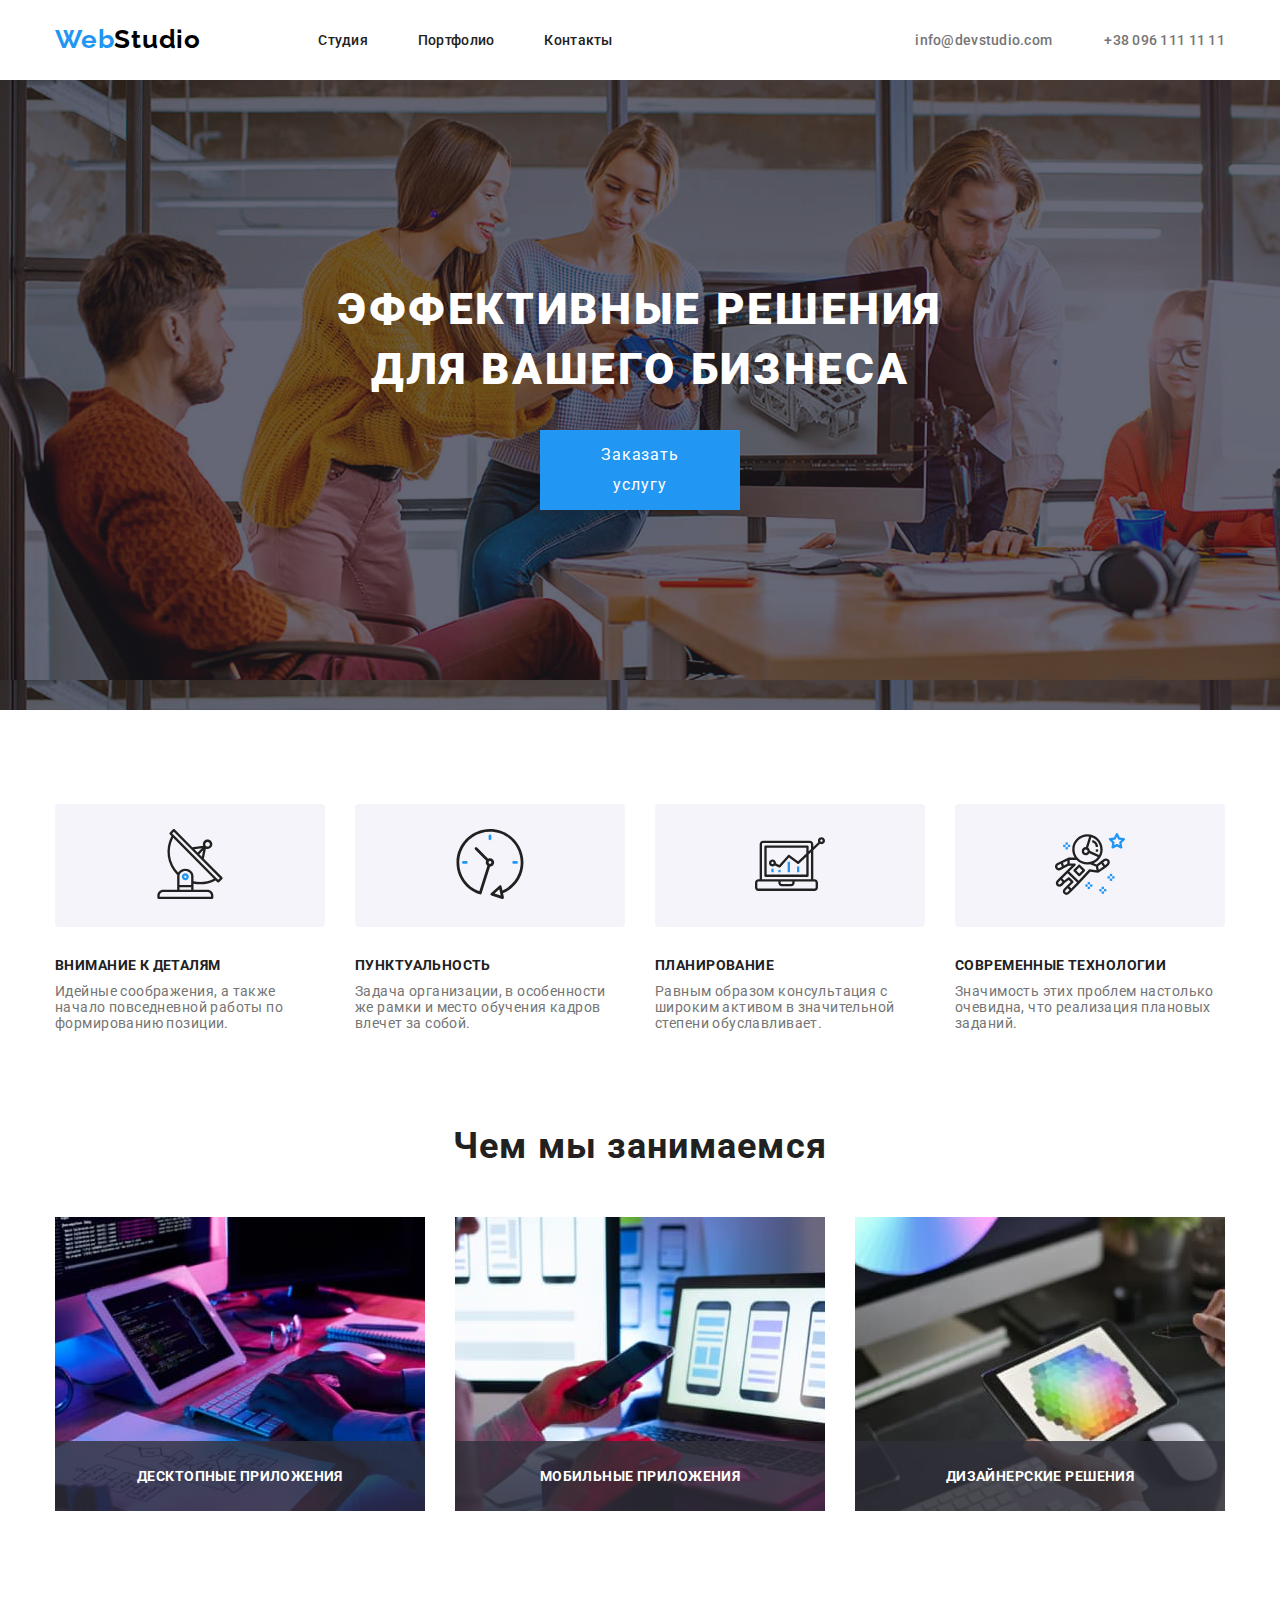
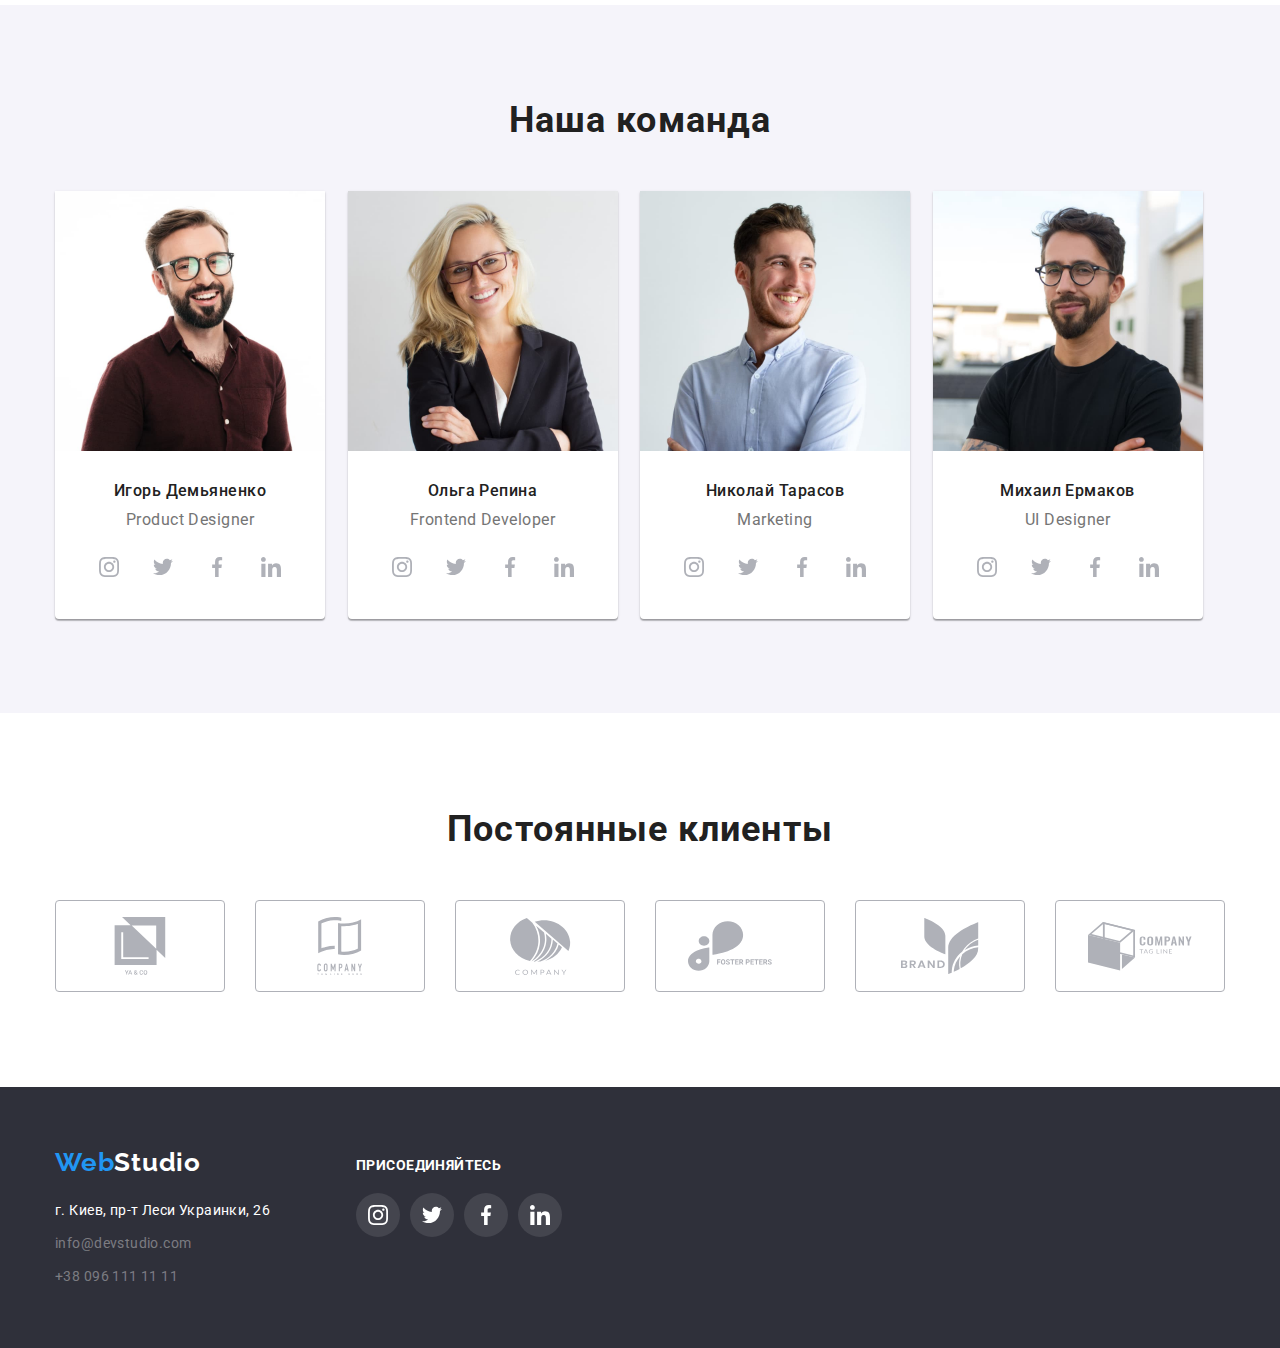
<file: goit-markup-hw-05/index.html>
<!DOCTYPE html>
<html lang="ru">

<head>
    <meta charset="UTF-8">
    <meta http-equiv="X-UA-Compatible" content="IE=edge">
    <meta name="viewport" content="width=device-width, initial-scale=1.0">
    <title>Document</title>
    <link rel="preconnect" href="https://fonts.googleapis.com">
    <link rel="preconnect" href="https://fonts.gstatic.com" crossorigin>
    <link
        href="https://fonts.googleapis.com/css2?family=Raleway:wght@700&family=Roboto:wght@400;500;700;900&display=swap"
        rel="stylesheet">
    <link rel="stylesheet"
        href="https://cdnjs.cloudflare.com/ajax/libs/modern-normalize/1.1.0/modern-normalize.min.css">
    <link rel="stylesheet" href="https://cdnjs.cloudflare.com/ajax/libs/animate.css/4.1.1/animate.min.css" />
    <link rel="stylesheet" href="css/styles.css" />
</head>

<body class="page-body">
    <!-- Шапка сайта -->
    <header class="header">
        <div class="container">
            <div class="main-nav">
                <a href="index.html" class="logo">
                    <span class="logo-span-accent">Web</span>Studio
                </a>
                <nav class="header-nav">

                    <ul class="header-list">
                        <li class="header-item">
                            <a class="header-link" href="#">Студия</a>
                        </li>

                        <li class="header-item">
                            <a class="header-link" href="portfolio.html">Портфолио</a>
                        </li>

                        <li class="header-item">
                            <a class="header-link" href="#">Контакты</a>
                        </li>
                    </ul>
                </nav>
                <ul class="header-right">
                    <li class="header-right-item">
                        <a class="header-email" href="mailto:info@devstudio.com">info@devstudio.com</a>
                    </li>
                    <li class="header-right-item">
                        <a class="header-tel" href="tel:+380961111111">+38 096 111 11 11</a>
                    </li>
                </ul>
            </div>


        </div>
    </header>

    <main class="main">
        <!-- Герой -->
        <section class="hero">
            <h1 class="hero-title">Эффективные решения для вашего бизнеса</h1>
            <button class="modal-btn btn btn-hero" type="button" data-modal-open>Заказать услугу</button>
        </section>

        <!-- Преимущества -->
        <section class="features">
            <div class="container">
                <div class="features-wrap">
                    <div class="features-block">
                        <div class="features-block-icon"><img src="images/satelit.svg" alt=""></div>
                        <p class="features-title">Внимание к деталям</p>
                        <p class="features-text">Идейные соображения, а также начало повседневной работы по формированию
                            позиции.</p>
                    </div>
                    <div class="features-block">
                        <div class="features-block-icon"><img src="images/oclock.svg" alt=""></div>
                        <p class="features-title">Пунктуальность</p>
                        <p class="features-text">Задача организации, в особенности же рамки и место обучения кадров
                            влечет за собой.</p>
                    </div>
                    <div class="features-block">
                        <div class="features-block-icon"><img src="images/desctop.svg" alt=""></div>
                        <p class="features-title">Планирование</p>
                        <p class="features-text"> Равным образом консультация с широким активом в значительной степени
                            обуславливает.</p>
                    </div>
                    <div class="features-block">
                        <div class="features-block-icon"><img src="images/tehnology.svg" alt=""></div>
                        <p class="features-title">Современные технологии</p>
                        <p class="features-text">Значимость этих проблем настолько очевидна, что реализация плановых
                            заданий.</p>
                    </div>

                </div>
            </div>
        </section>

        <!-- О нас -->
        <section class="about">
            <div class="container">
                <h2 class="about-title title">Чем мы занимаемся</h2>
                <ul class="about-list">
                    <li class="about-item">
                        <img src="images/s2-img-1.jpg" alt="Экран планшета и руки за клавиатурой">
                        <p class="about-item-descript">Десктопные приложения</p>
                    </li>
                    <li class="about-item">
                        <img src="images/s2-img-2.jpg" alt="Экран монитора ноутбука и смартфон в левой руке">
                        <p class="about-item-descript">Мобильные приложения</p>
                    </li>
                    <li class="about-item">
                        <img src="images/s2-img-3.jpg" alt="Таблет в руке">
                        <p class="about-item-descript">Дизайнерские решения</p>
                    </li>
                </ul>
            </div>
        </section>

        <!-- Наша Команда -->
        <section class="team">
            <div class="container">
                <h2 class="team-title title">Наша команда</h2>
                <div class="team-list">
                    <div class="team-item">
                        <img src="images/s3-img-1.jpg" alt="Фото сотрудника">
                        <div class="team-item-content">
                            <p class="team-name">Игорь Демьяненко</p>
                            <p class="team-text">Product Designer</p>
                            <div class="item-social team-item-social">
                                <a href="" class="item-social-link team-item-link">
                                    <svg class="social-icon" width="20" height="20">
                                        <use href="images/sprite.svg#icon-instagram"></use>
                                    </svg>
                                </a>
                                <a href="" class="item-social-link team-item-link">
                                    <svg class="social-icon" width="20" height="20">
                                        <use href="images/sprite.svg#icon-twitter"></use>
                                    </svg>
                                </a>
                                <a href="" class="item-social-link team-item-link">
                                    <svg class="social-icon" width="20" height="20">
                                        <use href="images/sprite.svg#icon-facebook"></use>
                                    </svg>
                                </a>
                                <a href="" class="item-social-link team-item-link">
                                    <svg class="social-icon" width="20" height="20">
                                        <use href="images/sprite.svg#icon-linkedin"></use>
                                    </svg>
                                </a>
                            </div>
                        </div>
                    </div>
                    <div class="team-item">
                        <img src="images/s3-img-2.jpg" alt="Фото сотрудника">
                        <div class="team-item-content">
                            <p class="team-name">Ольга Репина</p>
                            <p class="team-text">Frontend Developer</p>
                            <div class="item-social team-item-social">
                                <a href="" class="item-social-link team-item-link">
                                    <svg class="social-icon" width="20" height="20">
                                        <use href="images/sprite.svg#icon-instagram"></use>
                                    </svg>
                                </a>
                                <a href="" class="item-social-link team-item-link">
                                    <svg class="social-icon" width="20" height="20">
                                        <use href="images/sprite.svg#icon-twitter"></use>
                                    </svg>
                                </a>
                                <a href="" class="item-social-link team-item-link">
                                    <svg class="social-icon" width="20" height="20">
                                        <use href="images/sprite.svg#icon-facebook"></use>
                                    </svg>
                                </a>
                                <a href="" class="item-social-link team-item-link">
                                    <svg class="social-icon" width="20" height="20">
                                        <use href="images/sprite.svg#icon-linkedin"></use>
                                    </svg>
                                </a>
                            </div>
                        </div>
                    </div>
                    <div class="team-item">
                        <img src="images/s3-img-3.jpg" alt="Фото сотрудника">
                        <div class="team-item-content">
                            <p class="team-name">Николай Тарасов</p>
                            <p class="team-text">Marketing</p>
                            <div class="item-social team-item-social">
                                <a href="" class="item-social-link team-item-link">
                                    <svg class="social-icon" width="20" height="20">
                                        <use href="images/sprite.svg#icon-instagram"></use>
                                    </svg>
                                </a>
                                <a href="" class="item-social-link team-item-link">
                                    <svg class="social-icon" width="20" height="20">
                                        <use href="images/sprite.svg#icon-twitter"></use>
                                    </svg>
                                </a>
                                <a href="" class="item-social-link team-item-link">
                                    <svg class="social-icon" width="20" height="20">
                                        <use href="images/sprite.svg#icon-facebook"></use>
                                    </svg>
                                </a>
                                <a href="" class="item-social-link team-item-link">
                                    <svg class="social-icon" width="20" height="20">
                                        <use href="images/sprite.svg#icon-linkedin"></use>
                                    </svg>
                                </a>
                            </div>
                        </div>
                    </div>
                    <div class="team-item">
                        <img src="images/s3-img-4.jpg" alt="Фото сотрудника">
                        <div class="team-item-content">
                            <p class="team-name">Михаил Ермаков<p>
                            <p class="team-text">UI Designer</p>
                            <div class="item-social team-item-social">
                                <a href="" class="item-social-link team-item-link">
                                    <svg class="social-icon" width="20" height="20">
                                        <use href="images/sprite.svg#icon-instagram"></use>
                                    </svg>
                                </a>
                                <a href="" class="item-social-link team-item-link">
                                    <svg class="social-icon" width="20" height="20">
                                        <use href="images/sprite.svg#icon-twitter"></use>
                                    </svg>
                                </a>
                                <a href="" class="item-social-link team-item-link">
                                    <svg class="social-icon" width="20" height="20">
                                        <use href="images/sprite.svg#icon-facebook"></use>
                                    </svg>
                                </a>
                                <a href="" class="item-social-link team-item-link">
                                    <svg class="social-icon" width="20" height="20">
                                        <use href="images/sprite.svg#icon-linkedin"></use>
                                    </svg>
                                </a>
                            </div>
                        </div>
                    </div>
                    <div>
                    </div>
        </section>

        <!-- Клиенты -->
        <section class="clients">
            <div class="container">
                <p class="clients-title">Постоянные клиенты</p>
                <ul class="clients-list">
                    <li class="clients-item">
                        <svg class="clients-icon">
                            <use href="images/client-icon.svg#icon-YA-CO"></use>
                        </svg>
                    </li>
                    <li class="clients-item">
                        <svg class="clients-icon">
                            <use href="images/client-icon.svg#icon-TAGLINE-HERE"></use>
                        </svg>
                    </li>
                    <li class="clients-item">
                        <svg class="clients-icon">
                            <use href="images/client-icon.svg#icon-COMPANY"></use>
                        </svg>
                    </li>
                    <li class="clients-item">
                        <svg class="clients-icon">
                            <use href="images/client-icon.svg#icon-FOSTER-PETERS"></use>
                        </svg>
                    </li>
                    <li class="clients-item">
                        <svg class="clients-icon">
                            <use href="images/client-icon.svg#icon-BRAND"></use>
                        </svg>
                    </li>
                    <li class="clients-item">
                        <svg class="clients-icon">
                            <use href="images/client-icon.svg#icon-TAG-LINE"></use>
                        </svg>
                    </li>
                </ul>
            </div>
        </section>
    </main>

    <!-- Подвал страницы -->
    <footer class="footer">
        <div class="container">
            <div class="footer-wrapper">
                <div class="footer-block">
                    <a class="logo footer-logo" href="#">
                        <span class="logo-span-accent">Web</span>Studio
                    </a>
                    <address class="address">
                        <ul class="footer-list list">
                            <li class="footer-item">
                                <a class="footer-link" href="https://goo.gl/maps/FqjRZBNGZoHjRdbG6" target="_blank"
                                    rel="noopener noreferrer">г. Киев, пр-т Леси Украинки, 26</a>
                            </li>
                            <li class="footer-item">
                                <a class="footer-link" href="mailto:info@devstudio.com">info@devstudio.com</a>
                            </li>
                            <li class="footer-item">
                                <a class="footer-link" href="tel:+380961111111">+38 096 111 11 11</a>
                            </li>
                        </ul>
                    </address>
                </div>
                <div class="footer-block footer-block-sicial">
                    <p class="item-social-title">присоединяйтесь</p>
                    <div class="item-social footer-item-social">

                        <a href="" class="item-social-link footer-item-link">
                            <svg class="social-icon" width="20" height="20">
                                <use href="images/sprite.svg#icon-instagram"></use>
                            </svg>
                        </a>
                        <a href="" class="item-social-link footer-item-link">
                            <svg class="social-icon" width="20" height="20">
                                <use href="images/sprite.svg#icon-twitter"></use>
                            </svg>
                        </a>
                        <a href="" class="item-social-link footer-item-link">
                            <svg class="social-icon" width="20" height="20">
                                <use href="images/sprite.svg#icon-facebook"></use>
                            </svg>
                        </a>
                        <a href="" class="item-social-link footer-item-link">
                            <svg class="social-icon" width="20" height="20">
                                <use href="images/sprite.svg#icon-linkedin"></use>
                            </svg>
                        </a>
                    </div>
                </div>
            </div>
        </div>
    </footer>

    <!-- Модальное окно -->
    <div class="backdrop is-hidden" data-modal>
        <div class="modal">
            <button type="button" class="close-btn" data-modal-close>
                <svg class="close-btn-icon" height="30" width="30">
                    <use href="images/symbol-defs.svg#icon-close"></use>
                </svg>
            </button>
        </div>
    </div>

    <script src="js/modal.js"></script>
</body>

</html>
</file>
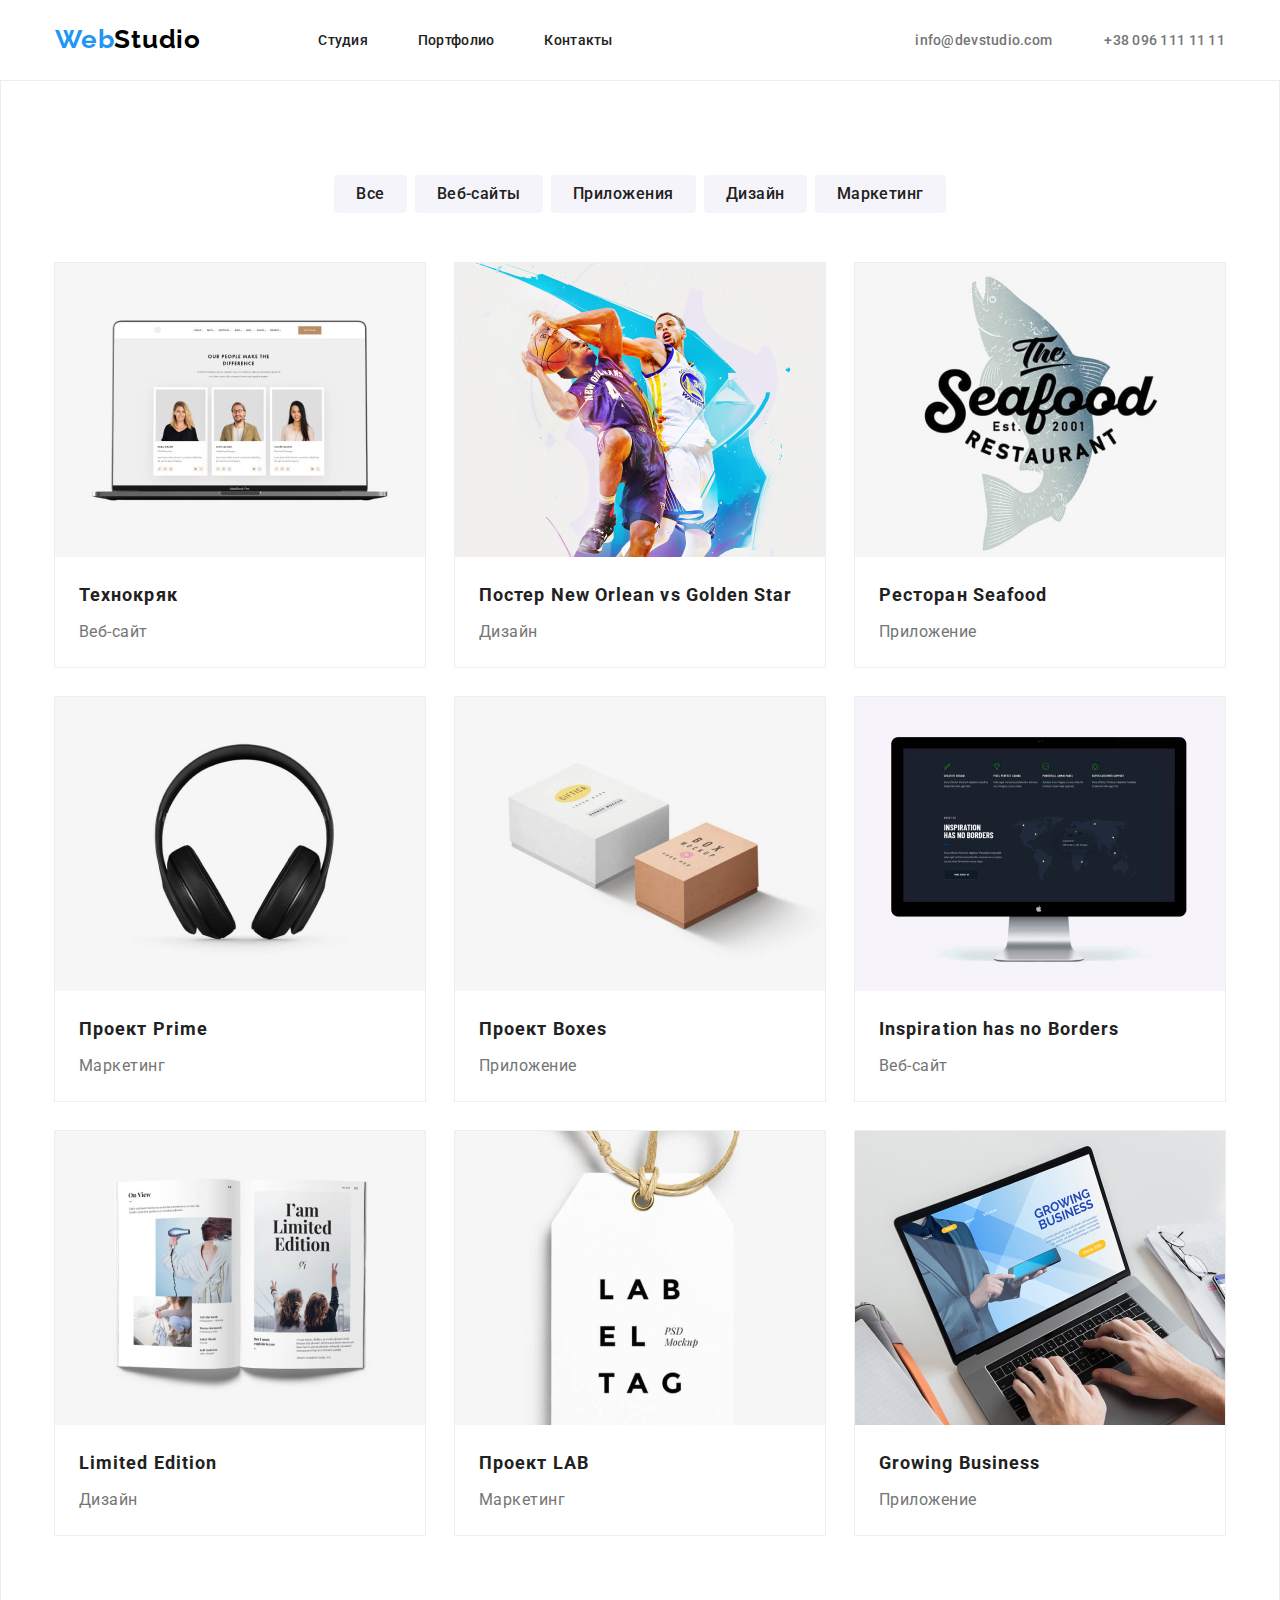
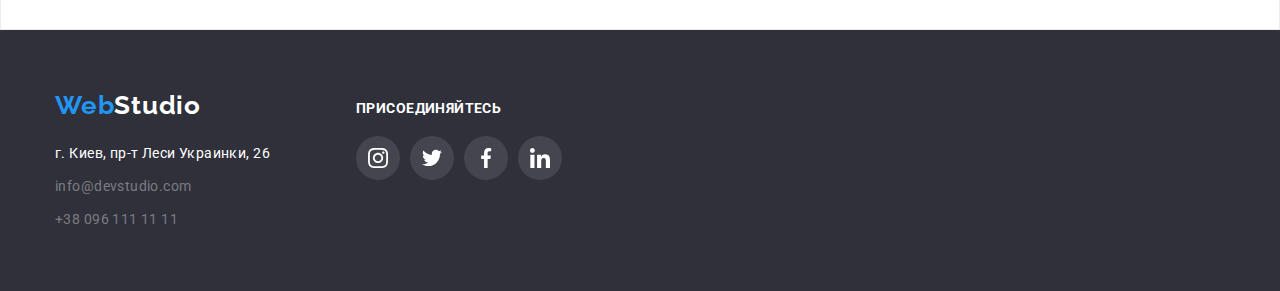
<file: goit-markup-hw-05/portfolio.html>
<!DOCTYPE html>
<html lang="en">

<head>
    <meta charset="UTF-8">
    <meta http-equiv="X-UA-Compatible" content="IE=edge">
    <meta name="viewport" content="width=device-width, initial-scale=1.0">
    <title>Document</title>
    <link rel="preconnect" href="https://fonts.googleapis.com">
    <link rel="preconnect" href="https://fonts.gstatic.com" crossorigin>
    <link
        href="https://fonts.googleapis.com/css2?family=Raleway:wght@700&family=Roboto:wght@400;500;700;900&display=swap"
        rel="stylesheet">
    <link rel="stylesheet"
        href="https://cdnjs.cloudflare.com/ajax/libs/modern-normalize/1.1.0/modern-normalize.min.css">
    <link rel="stylesheet" href="./css/styles.css" />
</head>

<body>
    <!-- Шапка сайта -->
    <header class="header">
        <div class="container">
            <div class="main-nav">
                <a href="index.html" class="logo">
                    <span class="logo-span-accent">Web</span>Studio
                </a>
                <nav class="header-nav">

                    <ul class="header-list">
                        <li class="header-item">
                            <a class="header-link" href="#">Студия</a>
                        </li>

                        <li class="header-item">
                            <a class="header-link" href="#">Портфолио</a>
                        </li>

                        <li class="header-item">
                            <a class="header-link" href="#">Контакты</a>
                        </li>
                    </ul>
                </nav>
                <ul class="header-right">
                    <li class="header-right-item">
                        <a class="header-email" href="mailto:info@devstudio.com">info@devstudio.com</a>
                    </li>
                    <li class="header-right-item">
                        <a class="header-tel" href="tel:+380961111111">+38 096 111 11 11</a>
                    </li>
                </ul>
            </div>
        </div>
    </header>
    <section class="portfolio section">
        <!-- Портфолио -->
        <div class="container">
            <ul class="gallery-menu">
                <li><button class="gallery-button" type="button">Все</button></li>
                <li><button class="gallery-button" type="button">Веб-сайты</button></li>
                <li><button class="gallery-button" type="button">Приложения</button></li>
                <li><button class="gallery-button" type="button">Дизайн</button></li>
                <li><button class="gallery-button" type="button">Маркетинг</button></li>
            </ul>
            <ul class="card-set">
                <li class="gallery-item">
                  <article class="card">
                      <div class="card-thumb">
                        <img src="./images/profile-img-1.jpg" width="370" alt="Экран ноутбука"></a>
                        <p class="card-overlay">Технокряк это современная площадка распространения коронавируса. Компании используют эту платформу для цифрового шпионажа и атак на защищённые сервера конкурентов.</p>
                      </div>
                      <div class="card-content">
                        <h3 class="card-name">Технокряк</h3>
                        <p class="card-text">Веб-сайт</p>
                      </div>
                  </article>
                </li>
                <li class="gallery-item">
                   <article class="card">
                       <div class="card-thumb">
                         <a href=""> <img src="./images/profile-img-2.jpg" width="370" alt="Постер"></a>
                         <p class="card-overlay">Технокряк это современная площадка распространения коронавируса. Компании используют эту платформу для цифрового шпионажа и атак на защищённые сервера конкурентов.</p>
                       </div>
                       <div class="card-content">
                         <h3 class="card-name">Постер <span lang="en">New Orlean vs Golden Star</span></h3>
                         <p class="card-text">Дизайн</p>
                       </div>
                   </article>
                </li>
                <li class="gallery-item">
                   <article class="card">
                       <div class="card-thumb">
                         <a href=""> <img src="./images/profile-img-3.jpg" width="370" alt="Реклама ресторана"></a>
                         <p class="card-overlay">Технокряк это современная площадка распространения коронавируса. Компании используют эту платформу для цифрового шпионажа и атак на защищённые сервера конкурентов.</p>
                       </div>
                       <div class="card-content">
                         <h3 class="card-name">Ресторан <span lang="en">Seafood</span></h3>
                         <p class="card-text">Приложение</p>
                       </div>
                   </article>
                </li>
                <li class="gallery-item">
                   <article class="card">
                        <div class="card-thumb">
                         <a href=""> <img src="./images/profile-img-4.jpg" width="370" alt="Наушники"></a>
                         <p class="card-overlay">Технокряк это современная площадка распространения коронавируса. Компании используют эту платформу для цифрового шпионажа и атак на защищённые сервера конкурентов.</p>
                        </div>
                        <div class="card-content">
                         <h3 class="card-name">Проект <span lang="en">Prime</span></h3>
                         <p class="card-text">Маркетинг</p>
                        </div>
                   </article>
                </li>
                <li class="gallery-item">
                   <article class="card">
                        <div class="card-thumb">
                         <a href=""> <img src="./images/profile-img-5.jpg" width="370" alt="Коробки"></a>
                         <p class="card-overlay">Технокряк это современная площадка распространения коронавируса. Компании используют эту платформу для цифрового шпионажа и атак на защищённые сервера конкурентов.</p>
                        </div>
                        <div class="card-content">
                         <h3 class="card-name">Проект <span lang="en">Boxes</span></h3>
                         <p class="card-text">Приложение</p>
                        </div>
                   </article>
                </li>
                <li class="gallery-item">
                   <article class="card"> 
                        <div class="card-thumb">
                         <a href=""> <img src="./images/profile-img-6.jpg" width="370" alt="Экран монитора"></a>
                         <p class="card-overlay">Технокряк это современная площадка распространения коронавируса. Компании используют эту платформу для цифрового шпионажа и атак на защищённые сервера конкурентов.</p>
                        </div>
                        <div class="card-content">
                         <h3 class="card-name" lang="en">Inspiration has no Borders</h3>
                         <p class="card-text">Веб-сайт</p>
                        </div>
                   </article>
                </li>
                <li class="gallery-item">
                   <article class="card">
                        <div class="card-thumb">
                         <a href=""> <img src="./images/profile-img-7.jpg" width="370" alt="Страницы журнала"></a>
                         <p class="card-overlay">Технокряк это современная площадка распространения коронавируса. Компании используют эту платформу для цифрового шпионажа и атак на защищённые сервера конкурентов.</p>
                        </div>
                        <div class="card-content">
                    <h3 class="card-name" lang="en">Limited Edition</h3>
                    <p class="card-text">Дизайн</p>
                        </div>
                   </article>
                </li>
                <li class="gallery-item">
                    <article class="card">
                        <div class="card-thumb">
                          <a href=""> <img src="./images/profile-img-8.jpg" width="370" alt="Этикетка"></a>
                          <p class="card-overlay">Технокряк это современная площадка распространения коронавируса. Компании используют эту платформу для цифрового шпионажа и атак на защищённые сервера конкурентов.</p>
                        </div>
                        <div class="card-content">
                    <h3 class="card-name" lang="en">Проект LAB</h3>
                    <p class="card-text">Маркетинг</p>
                        </div>
                    </article>
                </li>
                <li class="gallery-item">
                   <article class="card">
                        <div class="card-thumb">
                         <a href=""> <img src="./images/profile-img-9.jpg" width="370" alt="Руки на клавиатуре"></a>
                         <p class="card-overlay">Технокряк это современная площадка распространения коронавируса. Компании используют эту платформу для цифрового шпионажа и атак на защищённые сервера конкурентов.</p>
                        </div>
                        <div class="card-content">
                          <h3 class="card-name" lang="en">Growing Business</h3>
                          <p class="card-text">Приложение</p>
                        </div>
                   </article>
                </li>
            </ul>
        </div>
    </section>
    <!-- Подвал страницы -->
    <footer class="footer">
        <div class="container">
            <div class="footer-wrapper">
                <div class="footer-block">
                    <a class="logo footer-logo" href="#">
                        <span class="logo-span-accent">Web</span>Studio
                    </a>
                    <address class="address">
                        <ul class="footer-list list">
                            <li class="footer-item">
                                <a class="footer-link" href="https://goo.gl/maps/FqjRZBNGZoHjRdbG6" target="_blank"
                                    rel="noopener noreferrer">г. Киев, пр-т Леси Украинки, 26</a>
                            </li>
                            <li class="footer-item">
                                <a class="footer-link" href="mailto:info@devstudio.com">info@devstudio.com</a>
                            </li>
                            <li class="footer-item">
                                <a class="footer-link" href="tel:+380961111111">+38 096 111 11 11</a>
                            </li>
                        </ul>
                    </address>
                </div>
                <div class="footer-block footer-block-sicial">
                    <p class="item-social-title">присоединяйтесь</p>
                    <div class="item-social footer-item-social">

                        <a href="" class="item-social-link footer-item-link">
                            <svg class="social-icon" width="20" height="20">
                                <use href="images/sprite.svg#icon-instagram"></use>
                            </svg>
                        </a>
                        <a href="" class="item-social-link footer-item-link">
                            <svg class="social-icon" width="20" height="20">
                                <use href="images/sprite.svg#icon-twitter"></use>
                            </svg>
                        </a>
                        <a href="" class="item-social-link footer-item-link">
                            <svg class="social-icon" width="20" height="20">
                                <use href="images/sprite.svg#icon-facebook"></use>
                            </svg>
                        </a>
                        <a href="" class="item-social-link footer-item-link">
                            <svg class="social-icon" width="20" height="20">
                                <use href="images/sprite.svg#icon-linkedin"></use>
                            </svg>
                        </a>
                    </div>
                </div>

            </div>

        </div>

    </footer>
</body>

</html>
</file>
<file: goit-markup-hw-05/css/styles.css>
:root {
  --main-title-color: #ffffff;
  --secondary-title-color: #212121;
  --main-text-color: #757575;
  --accent-color: #2196f3;
  --background-grey: #f5f4fa;


  --card-set-gap: 30px;
  --card-background-color: #ffffff;
  --card-boarder-color: #eeeeee;
}

body {
  color: var(--secondary-title-color);
  font-family: "Roboto", sans-serif;
  font-weight: 400;
  font-style: normal;
  font-size: 14px;
  line-height: 16px;
}

* {
  margin: 0;
  padding: 0;
  box-sizing: border-box;
}

.btn,
button {
  border: none;
  outline: none;
  background: transparent;
  cursor: pointer;
}

a {
  text-decoration: none;
  color: #000;
}

ul {
  list-style: none;
}

img {
  display: block;
  width: 100%;
}

/* Стили для index.html */

.title {
  font-weight: 700;
  font-size: 36px;
  line-height: 1.16;
  text-align: center;
  letter-spacing: 0.03em;
  color: var(--secondary-title-color);
}

/*------------CONTAINER-----------------*/

.container {
  max-width: 1170px;
  margin: 0 auto;
}

/*------------------HEADER-----------------*/
.header {
  padding: 24px 0 25px 0;
}

.header-nav {
  width: 53.8%;
  padding-left: 93px;
}

.main-nav {
  display: flex;
  align-items: center;
  justify-content: space-between;
}

.header-nav .logo {
  display: inline-block;
}

/*------------------LOGO-------------------*/

.logo {
  width: 14.5%;
  font-family: "Raleway", sans-serif;
  font-weight: 700;
  font-size: 26px;
  line-height: 31px;
  letter-spacing: 0.03em;
}

.logo-span-accent {
  color: var(--accent-color);
}

.header-link {
  color: var(--secondary-title-color);
  font-weight: 500;
  letter-spacing: 0.02em;
  position: relative;
  display: inline-block;
  cursor: pointer;
}

.header-link::after {
  content: '';
  position: absolute;
  display: inline-block;
  z-index: 2;
  width: 100%;
  height: 4px;
  left: 0;
  right: 0;
  bottom: -33px;
  background: transparent;
  border-radius: 2px;
  -webkit-border-radius: 2px;
  -moz-border-radius: 2px;
  -ms-border-radius: 2px;
  -o-border-radius: 2px;
}

.header-link:hover::after {
  background: #2196F3;
}

.header-link:hover,
.header-link:focus {
  color: var(--accent-color);
}

.header-list {
  display: flex;
}

.header-item:not(:last-child) {
  margin-right: 50px;
}

.header-email,
.header-tel {
  font-weight: 500;

  letter-spacing: 0.02em;
  color: var(--main-text-color);
}

.header-right {
  width: 31.6%;
  display: flex;
  justify-content: space-between;
  padding-left: 60px;
}



.header-email:hover,
.header-email:focus,
.header-tel:hover,
.header-tel:focus {
  color: var(--accent-color);
}

/*-----------------HERO-----------------*/

.hero {
  background: url(../images/bgheader.jpg);
  padding: 200px 0;
  position: relative;
  z-index: 0;
}

.hero::after {
  content: "";
  position: absolute;
  top: 0;
  right: 0;
  bottom: 0;
  left: 0;
  background: #2F303A60;
  z-index: 1;
}

.hero-title {
  font-weight: 900;
  font-size: 44px;
  line-height: 1.36;
  text-align: center;
  letter-spacing: 0.06em;
  text-transform: uppercase;
  color: var(--main-title-color);
  width: 696px;
  margin: 0 auto 30px auto;
  position: relative;
  z-index: 2;
}

/*----------------BUTTON---------------*/

.btn-hero {
  font-size: 16px;
  line-height: 30px;
  letter-spacing: 0.06em;
  color: var(--main-title-color);
  background-color: var(--accent-color);
  display: block;
  margin: 0 auto;
  width: 200px;
  padding: 10px 32px;
  position: relative;
  z-index: 2;
}

/*------------FEATURES-----------------*/
.features {
  padding: 94px 0;
}

.features-wrap {
  display: flex;
  justify-content: space-between;
}

.features-block {
  width: 270px;
}

.features-block-icon {
  text-align: center;
  margin-bottom: 30px;
  background: #F5F4FA;
  border-radius: 4px;
  padding: 25px 0;
}

.features-block-icon img {
  width: auto;
  display: inline-block;
}

.features-title {
  margin-bottom: 10px;
  font-weight: 700;
  letter-spacing: 0.03em;
  text-transform: uppercase;
  color: var(--secondary-title-color);
}

.features-text {
  letter-spacing: 0.03em;
  color: var(--main-text-color);
}

/*------------ABOUT-----------------*/
.about {
  padding-bottom: 94px;
}

.about-title {
  margin-bottom: 50px;
  font-weight: 700;
  font-size: 36px;
  line-height: 42px;
  text-align: center;
  letter-spacing: 0.03em;

  color: var(--secondary-title-color);
}

.about-list {
  display: flex;
  justify-content: space-between;
}

.about-item {
  width: 370px;
  position: relative;
}

.about-item-descript {
  position: absolute;
  left: 0;
  right: 0;
  bottom: 0;
  padding: 27px 0;
  text-align: center;
  background: rgba(47, 48, 58, 0.8);
  font-weight: bold;
  letter-spacing: 0.03em;
  text-transform: uppercase;
  color: #FFFFFF;
}

/*------------TEAM-----------------*/
.team {
  padding: 94px 0;
  background-color: #F5F4FA;
}

.team-title {
  margin-bottom: 50px;
  font-weight: 700;
  font-size: 36px;
  line-height: 42px;
  text-align: center;
  letter-spacing: 0.03em;

  color: var(--secondary-title-color);
}

.team-list {
  display: flex;
  justify-content: space-between;
}

.team-item {
  width: 270px;
  background: #FFFFFF;
  box-shadow: 0px 1px 3px rgba(0, 0, 0, 0.12),
    0px 1px 1px rgba(0, 0, 0, 0.14),
    0px 2px 1px rgba(0, 0, 0, 0.2);
  border-radius: 0px 0px 4px 4px;
}

.team-name {
  font-weight: 500;
  font-size: 16px;
  line-height: 19px;
  text-align: center;
  letter-spacing: 0.03em;
  color: var(--secondary-title-color);
  margin-bottom: 10px;
}

.team-text {
  font-size: 16px;
  line-height: 19px;
  text-align: center;
  letter-spacing: 0.03em;
  color: var(--main-text-color);
}

.team-item-content {
  margin-top: 30px;
  margin-bottom: 30px;
}

.item-social {
  display: flex;
  justify-content: space-between;
  width: 206px;
}

.team-item-social {
  margin: 16px auto 30px;
}

.item-social-link {
  width: 44px;
  height: 44px;
  display: flex;
  align-items: center;
  justify-content: center;
}

.team-item-link img {
  width: auto;
}

.item-social-link:hover,
.item-social-link:focus {
  background: #2196F3;
  border-radius: 50%;
  -webkit-border-radius: 50%;
  -moz-border-radius: 50%;
  -ms-border-radius: 50%;
  -o-border-radius: 50%;
}

.social-icon {
  fill: #AFB1B8;
}

.team-item-link:hover .social-icon,
.team-item-link:focus .social-icon {
  fill: #FFFFFF;
}

/*------------ CLIENTS -----------------*/

.clients {
  padding: 95px 0;
}

.clients-title {
  font-weight: 700;
  font-size: 36px;
  line-height: 42px;
  text-align: center;
  letter-spacing: 0.03em;
  color: var(--secondary-title-color);
  margin-bottom: 50px;
}

.clients-list {
  display: flex;
  justify-content: space-between;
}

.clients-item {
  width: 170px;
  height: 92px;
  padding: 16px 32px;
  border: 1px solid #AFB1B8;
  box-sizing: border-box;
  display: flex;
  justify-content: center;
  border-radius: 4px;
  -webkit-border-radius: 4px;
  -moz-border-radius: 4px;
  -ms-border-radius: 4px;
  -o-border-radius: 4px;
  cursor: pointer;
}

.clients-icon {
  fill: #AFB1B8;
}

.clients-item:hover {
  border: 1px solid #2196F3;
}

.clients-item:hover .clients-icon,
.clients-item:focus .clients-icon {
  fill: #2196F3;
}

/*------------FOOTER-----------------*/
.footer {
  padding: 60px 0;
  background-color: #2f303a;
}

.footer-wrapper {
  display: flex;
}

.address {
  width: 231px;
}

.footer-block-sicial {
  margin-left: 70px;
}

.footer-logo {
  color: var(--main-title-color);
  margin-bottom: 20px;
  display: block;
}

.footer-link {
  font-size: 14px;
  line-height: 24px;
  letter-spacing: 0.03em;
  color: var(--main-title-color);
  font-style: normal;
}

.footer-item:nth-child(2) .footer-link,
.footer-item:last-child .footer-link {
  color: #ffffff60;
}

.footer-item:not(:last-child) {
  margin-bottom: 9px;
}

.item-social-title {
  font-weight: 700;
  letter-spacing: 0.03em;
  text-transform: uppercase;
  color: var(--main-title-color);
  margin: 10px 0 20px 0;
}

.footer-item-link {
  border-radius: 50%;
  -webkit-border-radius: 50%;
  -moz-border-radius: 50%;
  -ms-border-radius: 50%;
  -o-border-radius: 50%;
  background: #ffffff1a;
}

.footer-item-link .social-icon {
  fill: var(--main-title-color);
}

/* Стили модального окна */
.backdrop {
  position: fixed;
  top: 0;
  left: 0;
  width: 100vw;
  height: 100vh;
  background-color: rgba(0, 0, 0, 0.2);
  transition: opacity 250ms linear, visability 250ms linear;
  -webkit-transition: opacity 250ms linear, visability 250ms linear;
  -moz-transition: opacity 250ms linear, visability 250ms linear;
  -ms-transition: opacity 250ms linear, visability 250ms linear;
  -o-transition: opacity 250ms linear, visability 250ms linear;
}

.modal {
  position: absolute;
  left: 50%;
  top: 50%;
  width: 528px;
  height: 580px;
  background-color: #fff;
  transform: translate(-50%, -50%);
}

.close-btn {
  position: absolute;
  top: 8px;
  right: 8px;
  height: 30px;
  width: 30px;
  border-radius: 50%;
  border: 1px solid rgba(0, 0, 0, 0.1);
  background-color: transparent;
  cursor: pointer;
  padding: 0;
}

.is-hidden {
  opacity: 0;
  visibility: hidden;
  pointer-events: none;
}

/* Стили для portfolio.html */
.portfolio {
  padding-top: 94px;
  border: 1px solid #ECECEC;
}

.gallery-button {
  color: var(--secondary-title-color);
  font-weight: 500;
  font-size: 16px;
  line-height: 26px;
  text-align: center;
  letter-spacing: 0.03em;
  background: var(--background-grey);
  border-radius: 4px;
  padding: 6px 22px;
  cursor: pointer;
}

.gallery-menu li:not(:last-child) {
  margin-right: 8px;
}

.gallery-button:hover,
.gallery-button:focus {
  color: var(--main-title-color);
  background-color: var(--accent-color);
  box-shadow: 0px 3px 1px rgba(0, 0, 0, 0.1), 0px 1px 2px rgba(0, 0, 0, 0.08), 0px 2px 2px rgba(0, 0, 0, 0.12);
}

/*------------GALLERY MENU-----------------*/

.gallery-menu {
  display: flex;
  justify-content: center;
  margin-bottom: 50px;
}

/*------------CARD SET-----------------*/

.card-set {
  display: flex;
  flex-wrap: wrap;
  justify-content: space-between;
  padding-bottom: 64px;
}

.gallery-item {
  width: 370px;
  background-color: var(--card-background-color);
  outline: 1px solid var(--card-boarder-color);
  margin-bottom: 30px;
  cursor: pointer;
}

.gallery-item:hover {
  box-shadow: 0px 1px 1px rgba(0, 0, 0, 0.12), 0px 4px 4px rgba(0, 0, 0, 0.06), 1px 4px 6px rgba(0, 0, 0, 0.16);
}

.card-thumb {
  position: relative;
  overflow: hidden;
}

.card-overlay {
  position: absolute;
  bottom: -300px;
  background: rgba(33, 150, 243, 0.9);
  z-index: -1;
  width: 100%;
  height: 100%;
  padding: 63px 24px;
  font-size: 18px;
  line-height: 28px;
  letter-spacing: 0.03em;
  color: var(--card-background-color);
  transition: 0.3s;
  -webkit-transition: 0.3s;
  -moz-transition: 0.3s;
  -ms-transition: 0.3s;
  -o-transition: 0.3s;
}

.gallery-item:hover .card-overlay{
  bottom: 0;
  z-index: 2;
  transition: 0.3s;
  -webkit-transition: 0.3s;
  -moz-transition: 0.3s;
  -ms-transition: 0.3s;
  -o-transition: 0.3s;
}

/*------------CARD-----------------*/
.card-name {
  font-weight: 700;
  font-size: 18px;
  line-height: 36px;
  letter-spacing: 0.06em;
  color: var(--secondary-title-color);
}

.card-text {
  margin-top: 4px;
  font-size: 16px;
  line-height: 30px;
  letter-spacing: 0.03em;
  color: var(--main-text-color);
}

.card-content {
  padding: 20px 24px;
}
</file>
